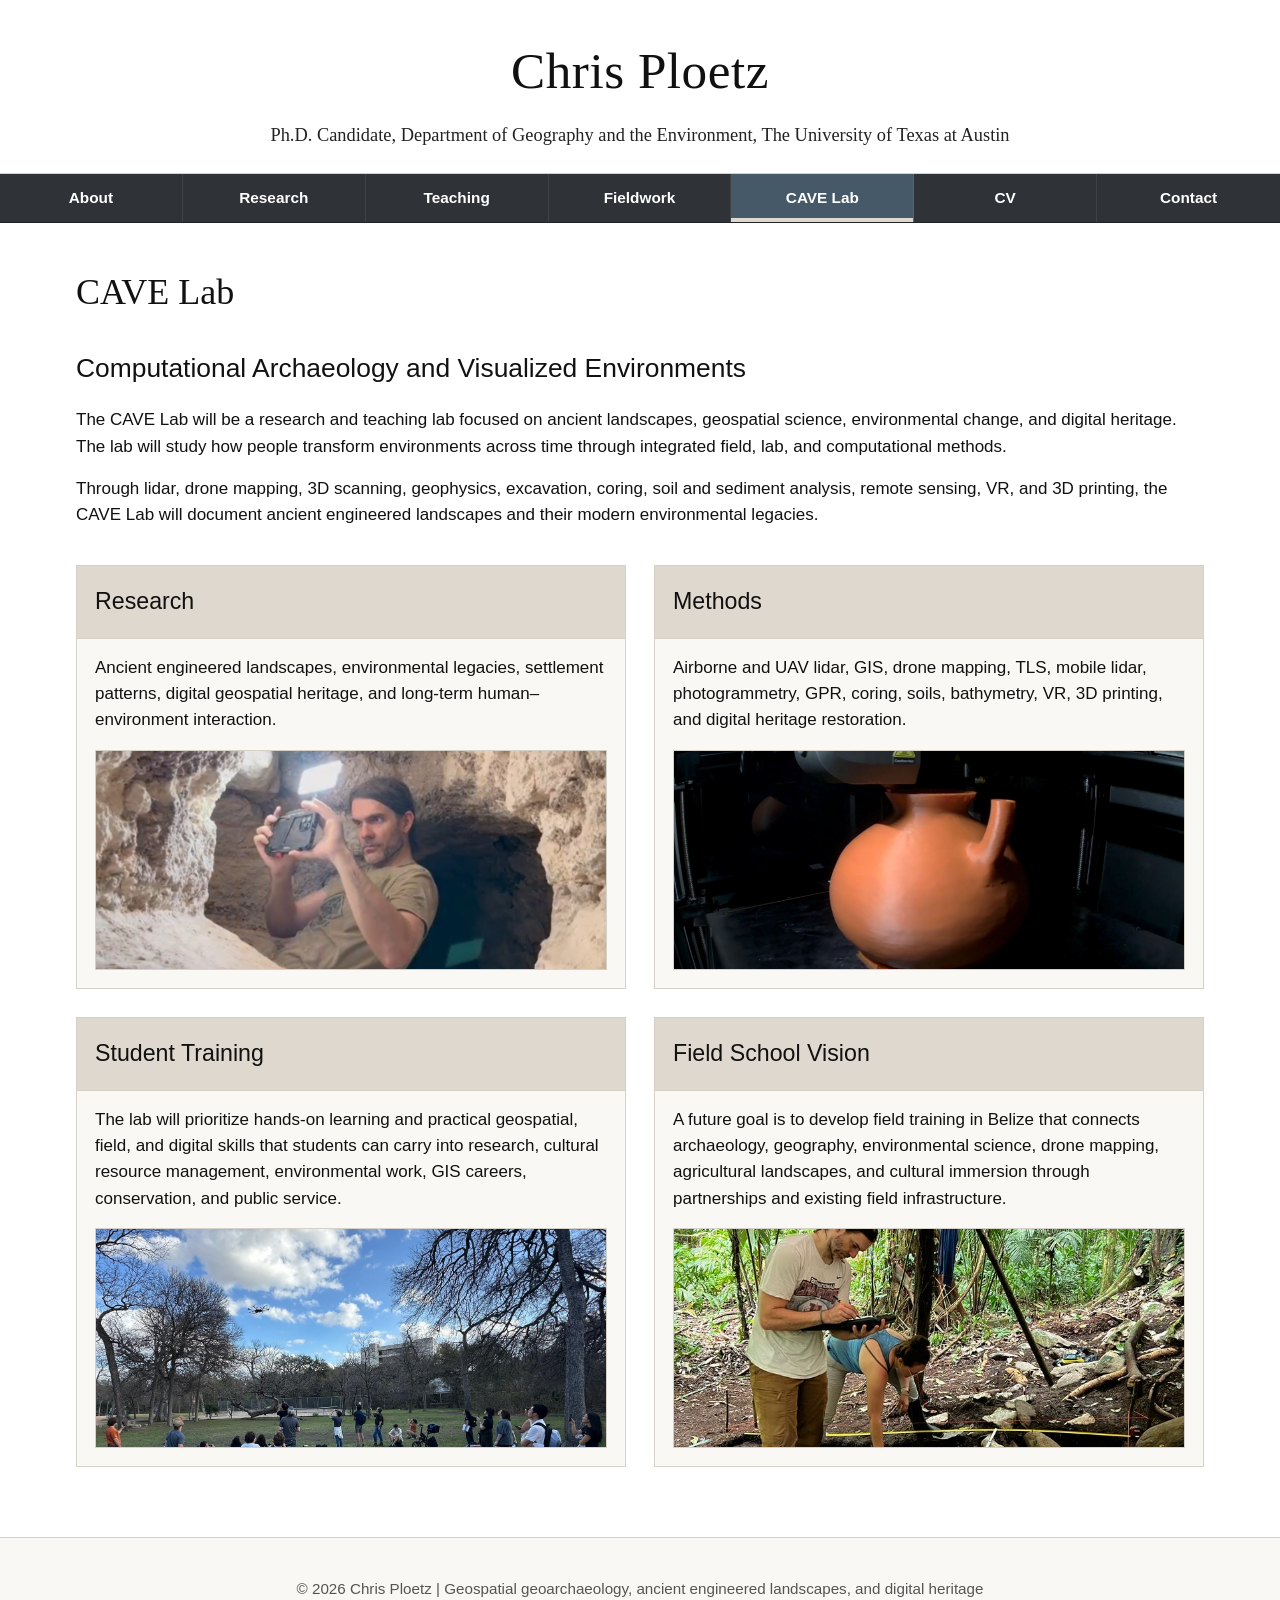
<file: cave-lab.html>
<!doctype html>
<html lang="en">
<head>
  <meta charset="utf-8">
  <meta name="viewport" content="width=device-width, initial-scale=1">
  <title>CAVE Lab | Chris Ploetz</title>
  <meta name="description" content="Chris Ploetz is a geospatial geoarchaeologist studying ancient engineered landscapes, environmental legacies, and digital heritage in the Maya lowlands.">
  <link rel="stylesheet" href="assets/style.css">
</head>

<body>
<header class="site-header">
  <h1>Chris Ploetz</h1>
  <p class="subtitle">Ph.D. Candidate, Department of Geography and the Environment, The University of Texas at Austin</p>
</header>

<nav class="navbar">
  <a href="index.html">About</a>
  <a href="research.html">Research</a>
  <a href="teaching.html">Teaching</a>
  <a href="fieldwork.html">Fieldwork</a>
  <a href="cave-lab.html" class="active">CAVE Lab</a>
  <a href="cv.html">CV</a>
  <a href="contact.html">Contact</a>
</nav>

<main class="container page">
  <h1>CAVE Lab</h1>

  <section class="page-section">
    <h2>Computational Archaeology and Visualized Environments</h2>

    <p>The CAVE Lab will be a research and teaching lab focused on ancient landscapes, geospatial science, environmental change, and digital heritage. The lab will study how people transform environments across time through integrated field, lab, and computational methods.</p>

    <p>Through lidar, drone mapping, 3D scanning, geophysics, excavation, coring, soil and sediment analysis, remote sensing, VR, and 3D printing, the CAVE Lab will document ancient engineered landscapes and their modern environmental legacies.</p>
  </section>

  <div class="project-grid">

    <section class="project-card">
      <h2>Research</h2>
      <p>Ancient engineered landscapes, environmental legacies, settlement patterns, digital geospatial heritage, and long-term human–environment interaction.</p>
      <img src="assets/cave-research.jpg" alt="Aerial view of Maya architecture and tropical forest">
    </section>

    <section class="project-card">
      <h2>Methods</h2>
      <p>Airborne and UAV lidar, GIS, drone mapping, TLS, mobile lidar, photogrammetry, GPR, coring, soils, bathymetry, VR, 3D printing, and digital heritage restoration.</p>
      <img src="assets/cave-methods.jpg" alt="TLS and digital documentation of Maya architecture">
    </section>

    <section class="project-card">
      <h2>Student Training</h2>
      <p>The lab will prioritize hands-on learning and practical geospatial, field, and digital skills that students can carry into research, cultural resource management, environmental work, GIS careers, conservation, and public service.</p>
      <img src="assets/cave-training.jpg" alt="Students participating in drone training">
    </section>

    <section class="project-card">
      <h2>Field School Vision</h2>
      <p>A future goal is to develop field training in Belize that connects archaeology, geography, environmental science, drone mapping, agricultural landscapes, and cultural immersion through partnerships and existing field infrastructure.</p>
      <img src="assets/cave-fieldschool.jpg" alt="Archaeological fieldwork and field training in Belize">
    </section>

  </div>
</main>

<footer class="footer">
  <p>© 2026 Chris Ploetz | Geospatial geoarchaeology, ancient engineered landscapes, and digital heritage</p>
</footer>

</body>
</html>
</file>
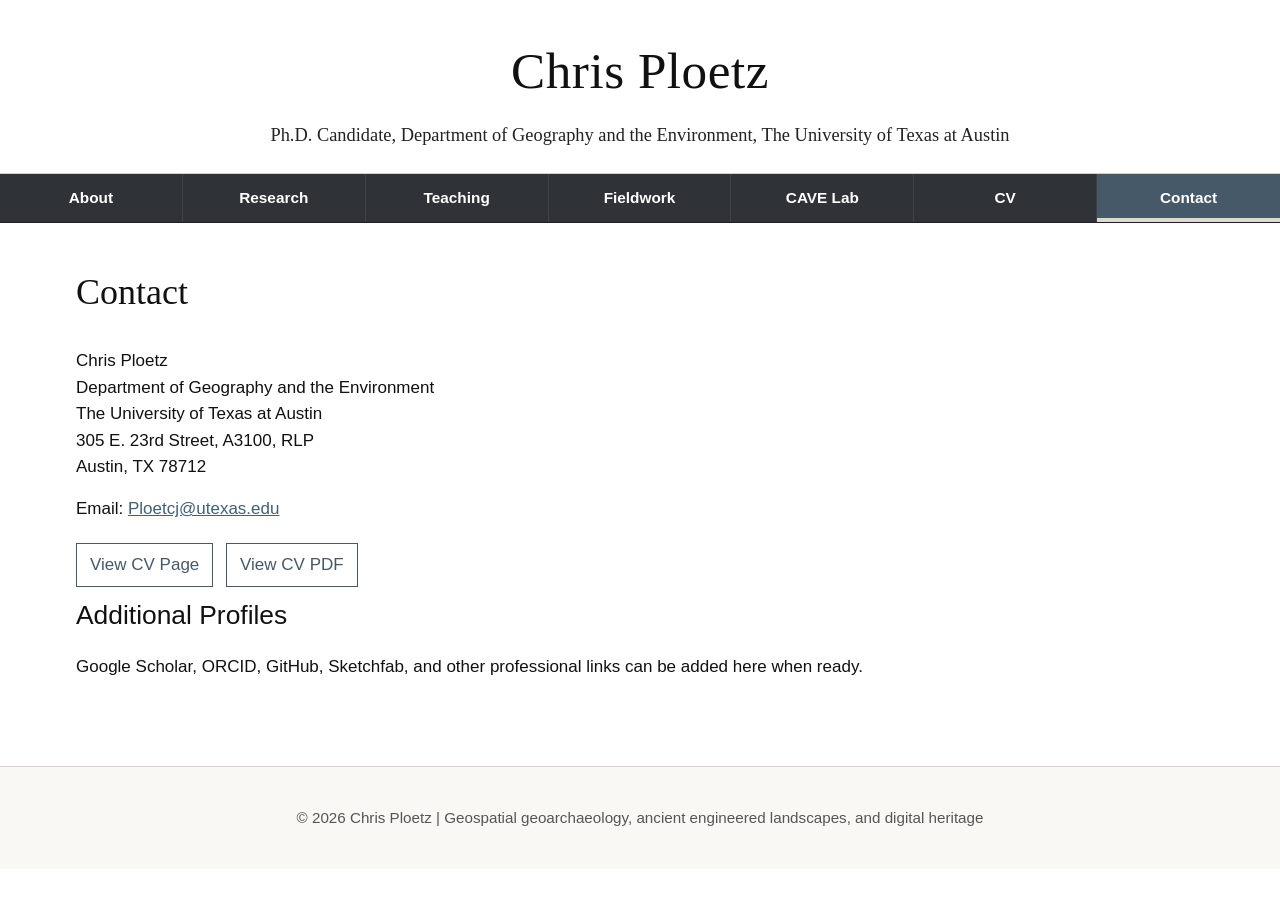
<file: contact.html>
<!doctype html>
<html lang="en">
<head>
  <meta charset="utf-8">
  <meta name="viewport" content="width=device-width, initial-scale=1">
  <title>Contact | Chris Ploetz</title>
  <meta name="description" content="Contact information for Chris Ploetz, a geospatial geoarchaeologist and Ph.D. candidate at The University of Texas at Austin studying lidar, drone mapping, Maya landscapes, digital heritage, and environmental legacies.">
  <link rel="stylesheet" href="assets/style.css">
</head>

<body>
<header class="site-header">
  <h1>Chris Ploetz</h1>
  <p class="subtitle">Ph.D. Candidate, Department of Geography and the Environment, The University of Texas at Austin</p>
</header>

<nav class="navbar">
  <a href="index.html">About</a>
  <a href="research.html">Research</a>
  <a href="teaching.html">Teaching</a>
  <a href="fieldwork.html">Fieldwork</a>
  <a href="cave-lab.html">CAVE Lab</a>
  <a href="cv.html">CV</a>
  <a href="contact.html" class="active">Contact</a>
</nav>

<main class="container page">
  <h1>Contact</h1>

  <p>Chris Ploetz<br>
  Department of Geography and the Environment<br>
  The University of Texas at Austin<br>
  305 E. 23rd Street, A3100, RLP<br>
  Austin, TX 78712</p>

  <p>Email: <a href="mailto:Ploetcj@utexas.edu">Ploetcj@utexas.edu</a></p>

  <div class="buttons">
    <a class="button" href="cv.html">View CV Page</a>
    <a class="button" href="assets/Chris_Ploetz_CV.pdf" target="_blank" rel="noopener">View CV PDF</a>
  </div>

  <h2>Additional Profiles</h2>
  <p>Google Scholar, ORCID, GitHub, Sketchfab, and other professional links can be added here when ready.</p>
</main>

<footer class="footer">
  <p>© 2026 Chris Ploetz | Geospatial geoarchaeology, ancient engineered landscapes, and digital heritage</p>
</footer>

</body>
</html>
</file>
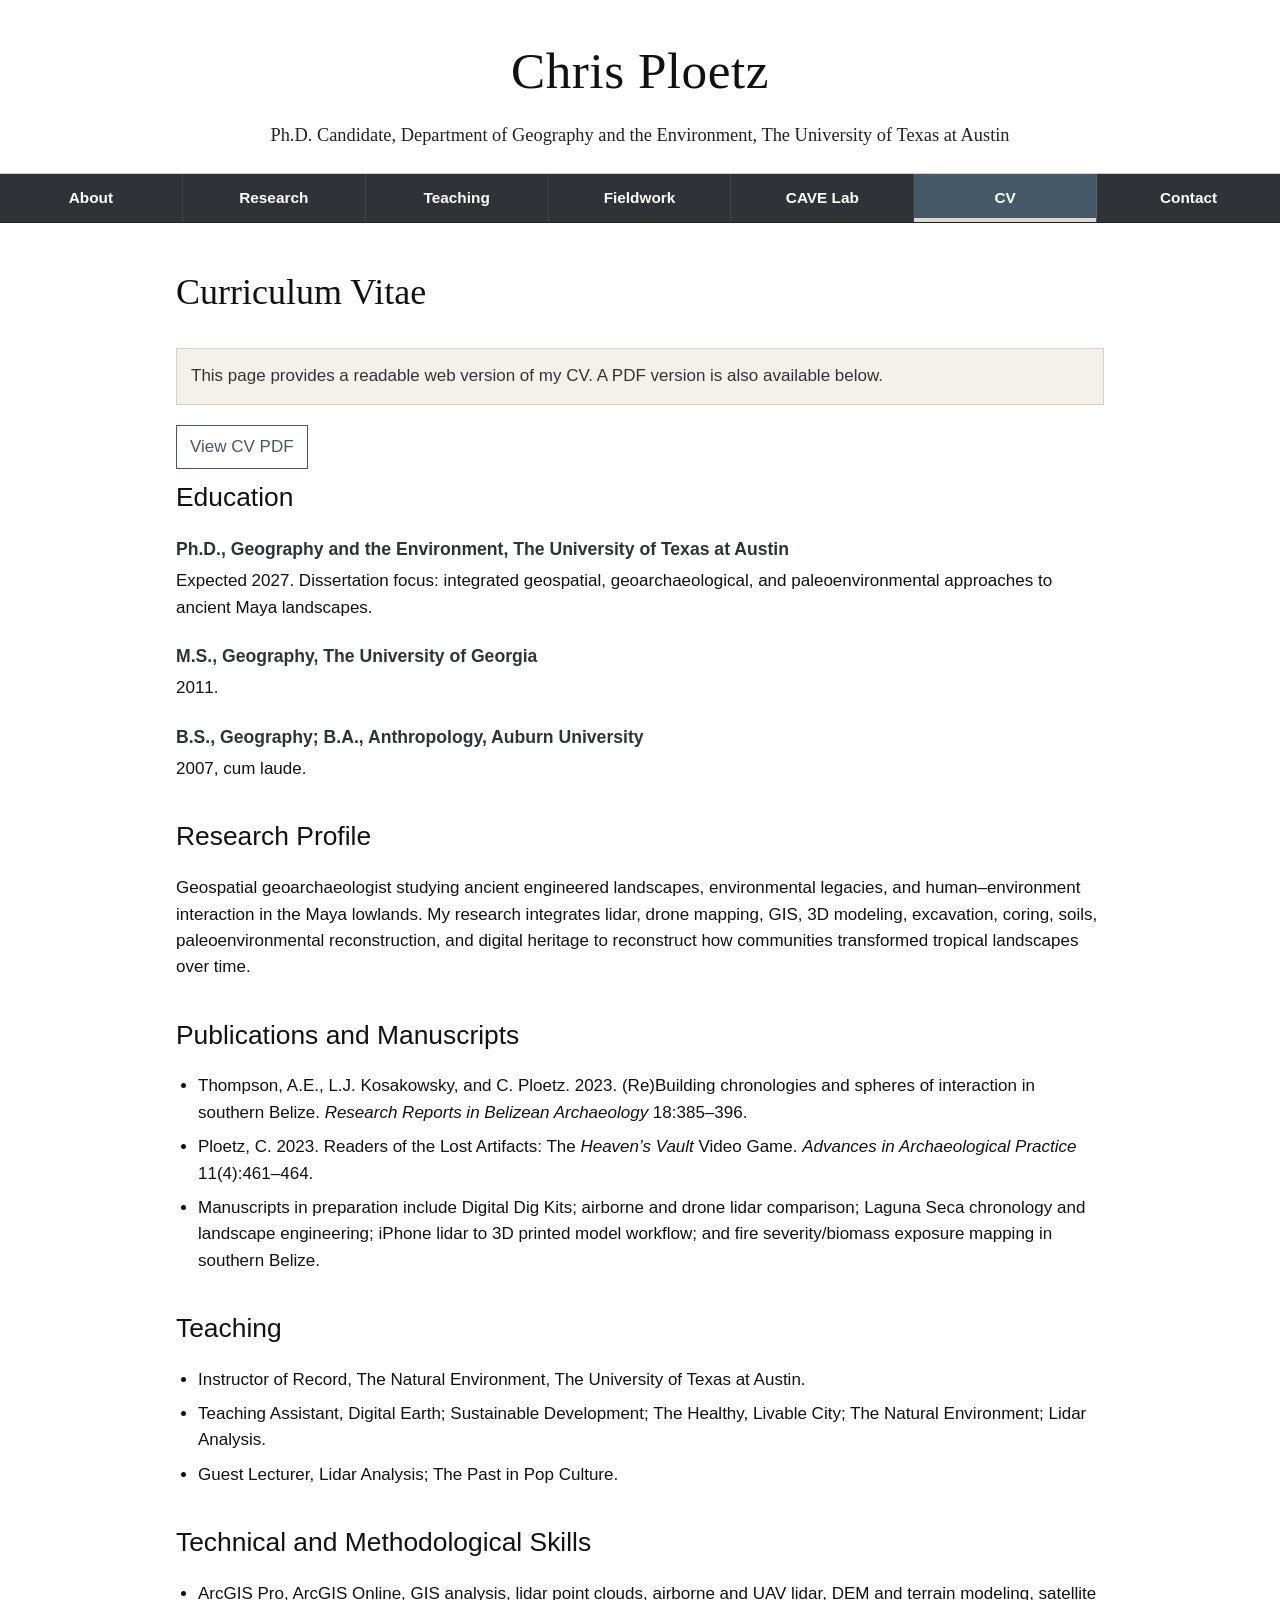
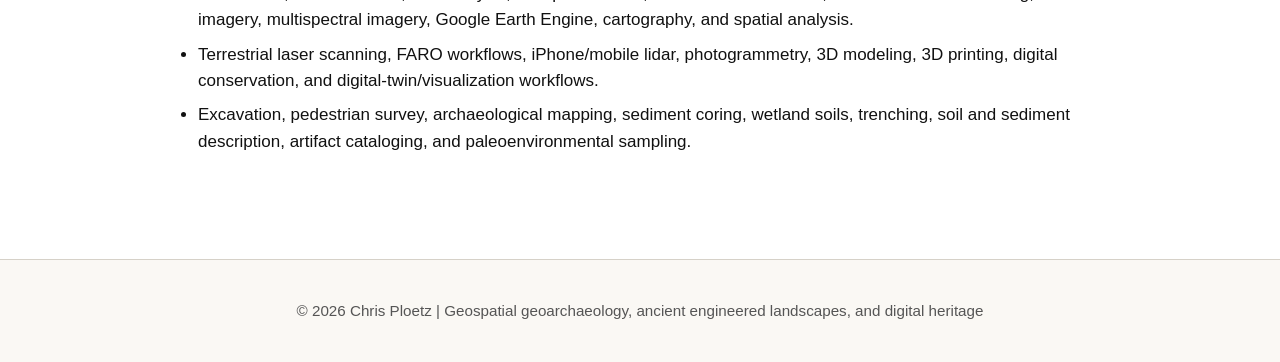
<file: cv.html>
<!doctype html>
<html lang="en">
<head>
  <meta charset="utf-8">
  <meta name="viewport" content="width=device-width, initial-scale=1">
  <title>CV | Chris Ploetz</title>
  <meta name="description" content="Curriculum vitae for Chris Ploetz, a geospatial geoarchaeologist and Ph.D. candidate at The University of Texas at Austin studying lidar, drone mapping, Maya landscapes, digital heritage, and environmental legacies.">
  <link rel="stylesheet" href="assets/style.css">
</head>

<body>
<header class="site-header">
  <h1>Chris Ploetz</h1>
  <p class="subtitle">Ph.D. Candidate, Department of Geography and the Environment, The University of Texas at Austin</p>
</header>

<nav class="navbar">
  <a href="index.html">About</a>
  <a href="research.html">Research</a>
  <a href="teaching.html">Teaching</a>
  <a href="fieldwork.html">Fieldwork</a>
  <a href="cave-lab.html">CAVE Lab</a>
  <a href="cv.html" class="active">CV</a>
  <a href="contact.html">Contact</a>
</nav>

<main class="container page cv-page">
  <h1>Curriculum Vitae</h1>

  <p class="note">This page provides a readable web version of my CV. A PDF version is also available below.</p>

  <div class="buttons">
    <a class="button" href="assets/Chris_Ploetz_CV.pdf" target="_blank" rel="noopener">View CV PDF</a>
  </div>

  <section class="cv-section">
    <h2>Education</h2>

    <div class="cv-entry">
      <h3>Ph.D., Geography and the Environment, The University of Texas at Austin</h3>
      <p>Expected 2027. Dissertation focus: integrated geospatial, geoarchaeological, and paleoenvironmental approaches to ancient Maya landscapes.</p>
    </div>

    <div class="cv-entry">
      <h3>M.S., Geography, The University of Georgia</h3>
      <p>2011.</p>
    </div>

    <div class="cv-entry">
      <h3>B.S., Geography; B.A., Anthropology, Auburn University</h3>
      <p>2007, cum laude.</p>
    </div>
  </section>

  <section class="cv-section">
    <h2>Research Profile</h2>
    <p>Geospatial geoarchaeologist studying ancient engineered landscapes, environmental legacies, and human–environment interaction in the Maya lowlands. My research integrates lidar, drone mapping, GIS, 3D modeling, excavation, coring, soils, paleoenvironmental reconstruction, and digital heritage to reconstruct how communities transformed tropical landscapes over time.</p>
  </section>

  <section class="cv-section">
    <h2>Publications and Manuscripts</h2>
    <ul class="cv-list">
      <li>Thompson, A.E., L.J. Kosakowsky, and C. Ploetz. 2023. (Re)Building chronologies and spheres of interaction in southern Belize. <em>Research Reports in Belizean Archaeology</em> 18:385–396.</li>
      <li>Ploetz, C. 2023. Readers of the Lost Artifacts: The <em>Heaven’s Vault</em> Video Game. <em>Advances in Archaeological Practice</em> 11(4):461–464.</li>
      <li>Manuscripts in preparation include Digital Dig Kits; airborne and drone lidar comparison; Laguna Seca chronology and landscape engineering; iPhone lidar to 3D printed model workflow; and fire severity/biomass exposure mapping in southern Belize.</li>
    </ul>
  </section>

  <section class="cv-section">
    <h2>Teaching</h2>
    <ul class="cv-list">
      <li>Instructor of Record, The Natural Environment, The University of Texas at Austin.</li>
      <li>Teaching Assistant, Digital Earth; Sustainable Development; The Healthy, Livable City; The Natural Environment; Lidar Analysis.</li>
      <li>Guest Lecturer, Lidar Analysis; The Past in Pop Culture.</li>
    </ul>
  </section>

  <section class="cv-section">
    <h2>Technical and Methodological Skills</h2>
    <ul class="cv-list">
      <li>ArcGIS Pro, ArcGIS Online, GIS analysis, lidar point clouds, airborne and UAV lidar, DEM and terrain modeling, satellite imagery, multispectral imagery, Google Earth Engine, cartography, and spatial analysis.</li>
      <li>Terrestrial laser scanning, FARO workflows, iPhone/mobile lidar, photogrammetry, 3D modeling, 3D printing, digital conservation, and digital-twin/visualization workflows.</li>
      <li>Excavation, pedestrian survey, archaeological mapping, sediment coring, wetland soils, trenching, soil and sediment description, artifact cataloging, and paleoenvironmental sampling.</li>
    </ul>
  </section>
</main>

<footer class="footer">
  <p>© 2026 Chris Ploetz | Geospatial geoarchaeology, ancient engineered landscapes, and digital heritage</p>
</footer>

</body>
</html>
</body>
</html>
</file>
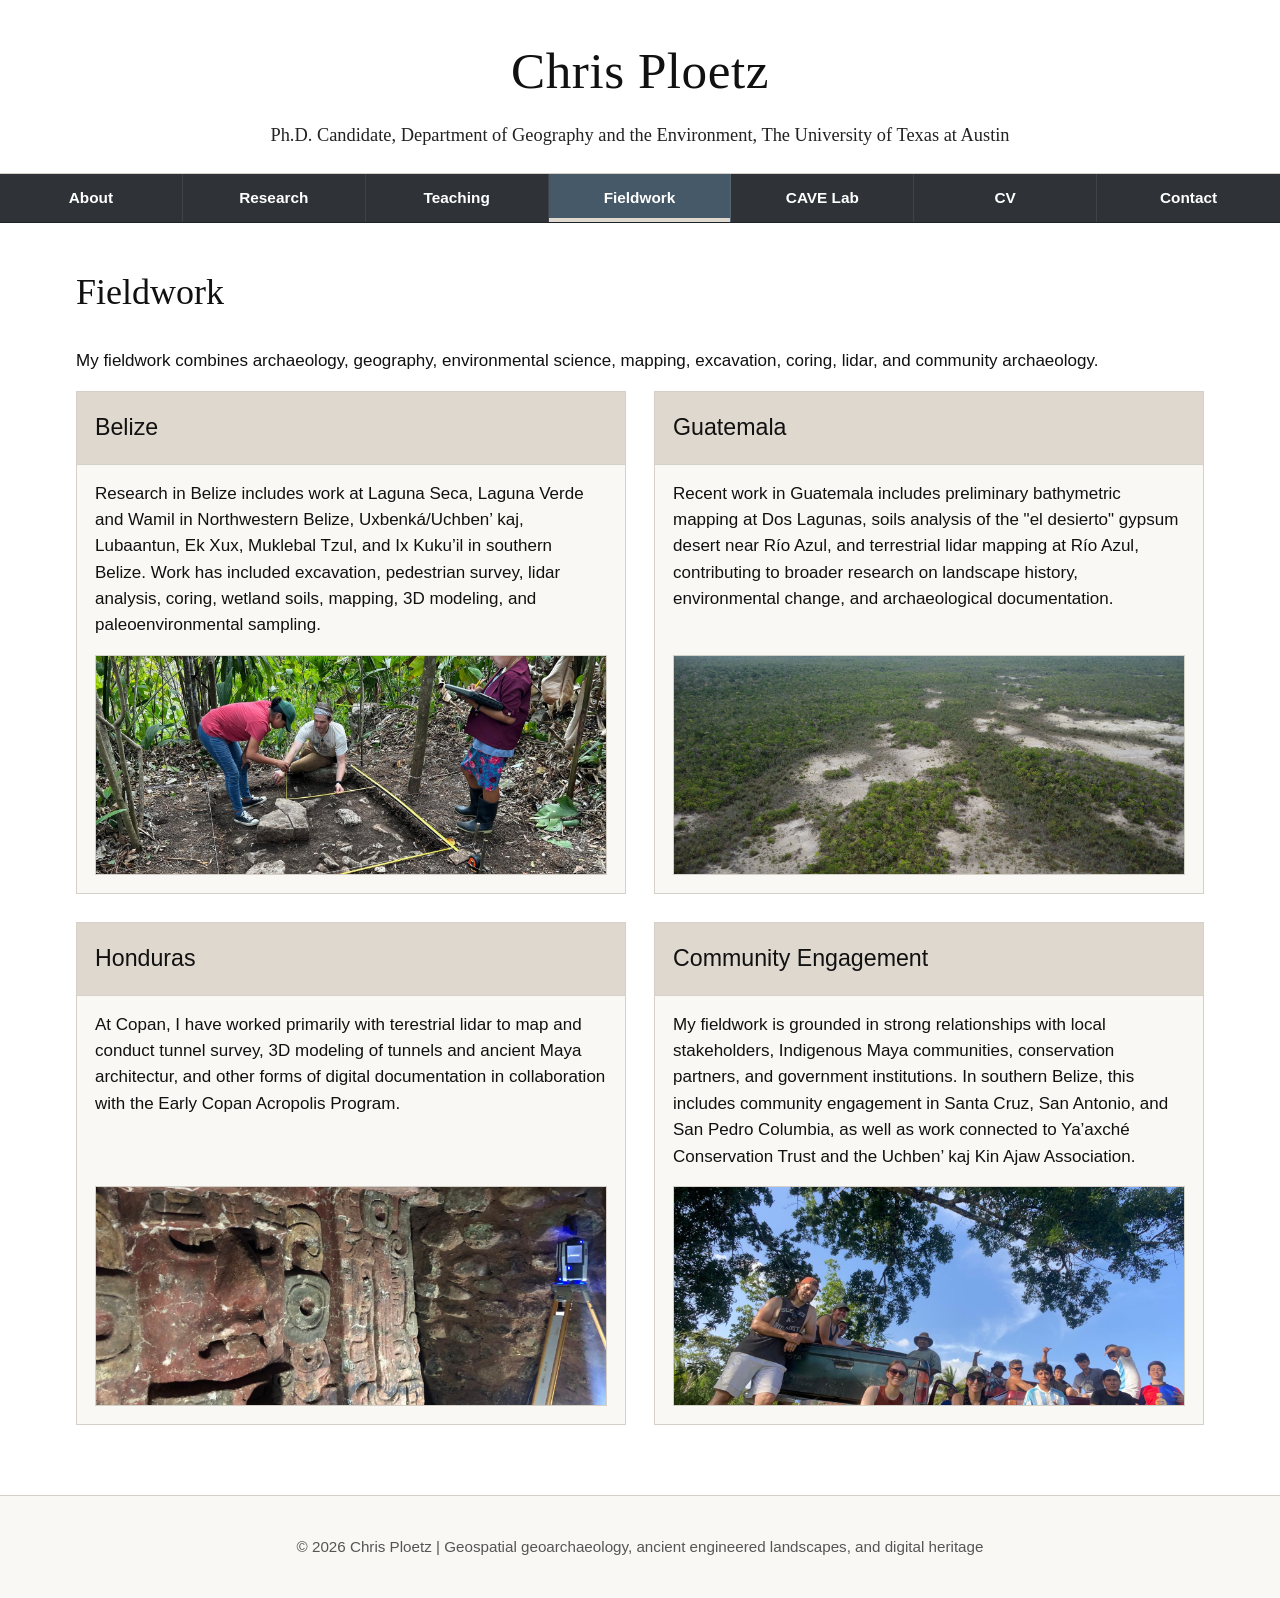
<file: fieldwork.html>
<!doctype html>
<html lang="en">
<head>
  <meta charset="utf-8">
  <meta name="viewport" content="width=device-width, initial-scale=1">
  <title>Fieldwork | Chris Ploetz</title>
  <meta name="description" content="Chris Ploetz is a geospatial geoarchaeologist studying ancient engineered landscapes, environmental legacies, and digital heritage in the Maya lowlands.">
  <link rel="stylesheet" href="assets/style.css">
</head>

<body>
<header class="site-header">
  <h1>Chris Ploetz</h1>
  <p class="subtitle">Ph.D. Candidate, Department of Geography and the Environment, The University of Texas at Austin</p>
</header>

<nav class="navbar">
  <a href="index.html">About</a>
  <a href="research.html">Research</a>
  <a href="teaching.html">Teaching</a>
  <a href="fieldwork.html" class="active">Fieldwork</a>
  <a href="cave-lab.html">CAVE Lab</a>
  <a href="cv.html">CV</a>
  <a href="contact.html">Contact</a>
</nav>

<main class="container page">
  <h1>Fieldwork</h1>

  <p>My fieldwork combines archaeology, geography, environmental science, mapping, excavation, coring, lidar, and community archaeology.</p>

  <div class="field-grid">

    <section class="field-card">
      <h2>Belize</h2>
      <p>Research in Belize includes work at Laguna Seca, Laguna Verde and  Wamil in Northwestern Belize, Uxbenká/Uchben’ kaj, Lubaantun, Ek Xux, Muklebal Tzul, and Ix Kuku’il in southern Belize. Work has included excavation, pedestrian survey, lidar analysis, coring, wetland soils, mapping, 3D modeling, and paleoenvironmental sampling.</p>
      <img src="assets/fieldwork-belize.jpg" alt="Drone view of Maya architecture and tropical forest in Belize">
    </section>

    <section class="field-card">
      <h2>Guatemala</h2>
      <p>Recent work in Guatemala includes preliminary bathymetric mapping at Dos Lagunas, soils analysis of the "el desierto" gypsum desert near Río Azul, and terrestrial lidar mapping at Río Azul, contributing to broader research on landscape history, environmental change, and archaeological documentation.</p>
      <img src="assets/fieldwork-guatemala.JPG" alt="Fieldwork landscape in Guatemala">
    </section>

    <section class="field-card">
      <h2>Honduras</h2>
      <p>At Copan, I have worked primarily with terestrial lidar to map and conduct tunnel survey, 3D modeling of tunnels and ancient Maya architectur, and other forms of digital documentation in collaboration with the Early Copan Acropolis Program.</p>
      <img src="assets/research-digital.jpg" alt="Digital documentation of cultural heritage at Copan, Honduras">
    </section>

    <section class="field-card">
      <h2>Community Engagement</h2>
      <p>My fieldwork is grounded in strong relationships with local stakeholders, Indigenous Maya communities, conservation partners, and government institutions. In southern Belize, this includes community engagement in Santa Cruz, San Antonio, and San Pedro Columbia, as well as work connected to Ya’axché Conservation Trust and the Uchben’ kaj Kin Ajaw Association.</p>
      <img src="assets/fieldwork-community.jpg" alt="Community-engaged fieldwork with local collaborators">
    </section>

  </div>
</main>

<footer class="footer">
  <p>© 2026 Chris Ploetz | Geospatial geoarchaeology, ancient engineered landscapes, and digital heritage</p>
</footer>

</body>
</html>
</file>
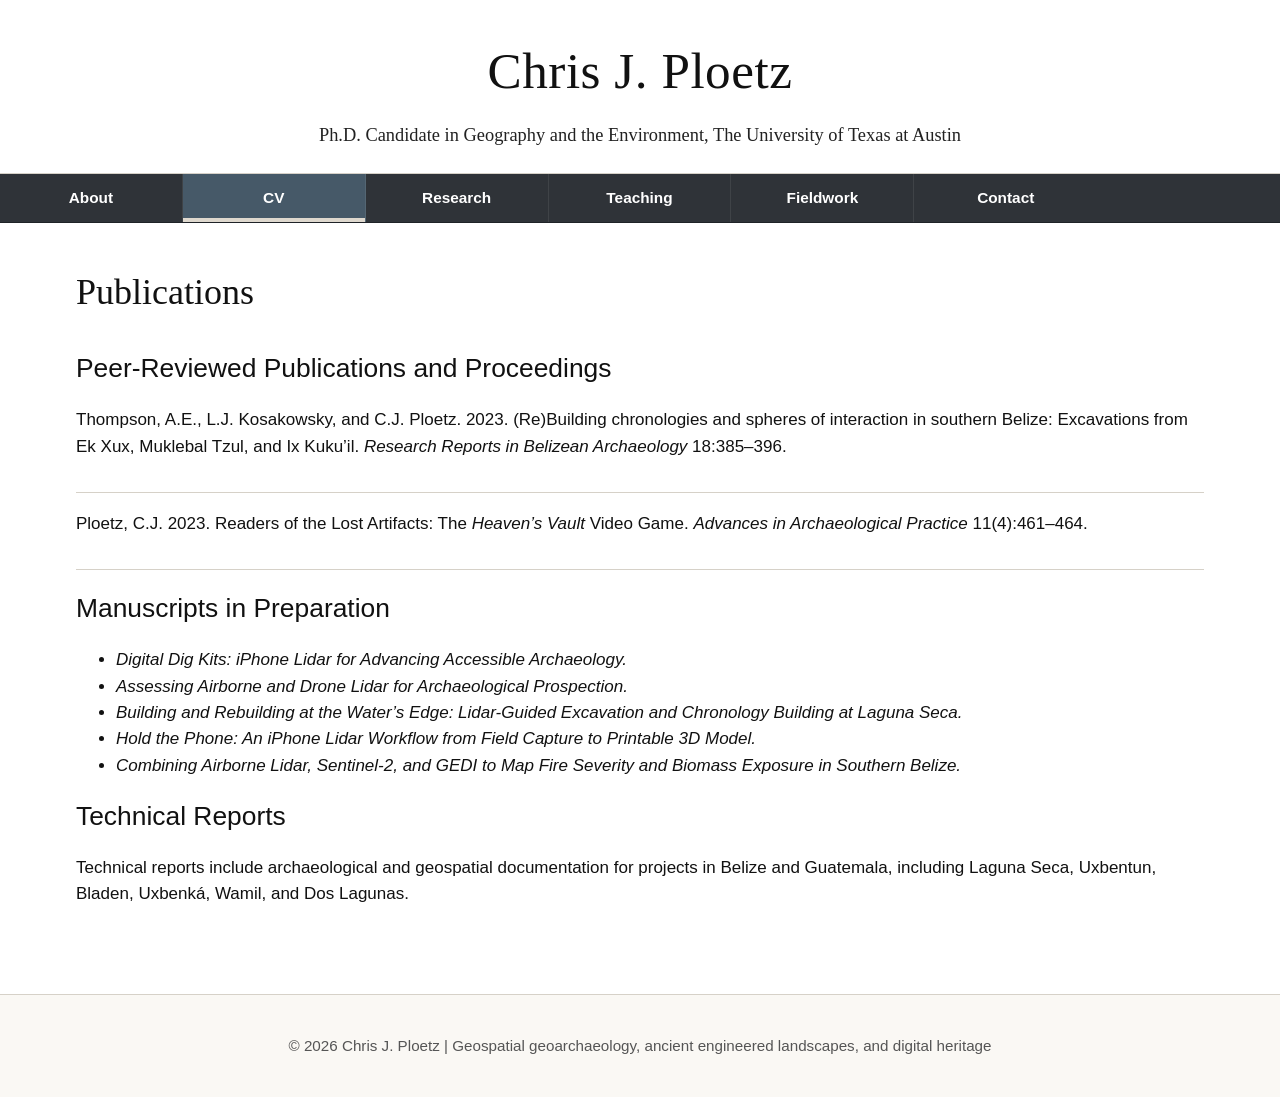
<file: publications.html>
<!doctype html>
<html lang="en">
<head>
  <meta charset="utf-8">
  <meta name="viewport" content="width=device-width, initial-scale=1">
  <title>Publications | Chris J. Ploetz</title>
  <meta name="description" content="Chris J. Ploetz is a geospatial geoarchaeologist studying ancient engineered landscapes, environmental legacies, and digital heritage in the Maya lowlands.">
  <link rel="stylesheet" href="assets/style.css">
</head>
<body>
<header class="site-header">
  <h1>Chris J. Ploetz</h1>
  <p class="subtitle">Ph.D. Candidate in Geography and the Environment, The University of Texas at Austin</p>
</header>
<nav class="navbar">
<a href="index.html" class="">About</a>
<a href="assets/Chris_Ploetz_CV.docx" class="active">CV</a>
<a href="research.html" class="">Research</a>
<a href="teaching.html" class="">Teaching</a>
<a href="fieldwork.html" class="">Fieldwork</a>
<a href="contact.html" class="">Contact</a>
</nav>

<main class="container page">
  <h1>Publications</h1>

  <h2>Peer-Reviewed Publications and Proceedings</h2>
  <div class="pub">
    <p>Thompson, A.E., L.J. Kosakowsky, and C.J. Ploetz. 2023. (Re)Building chronologies and spheres of interaction in southern Belize: Excavations from Ek Xux, Muklebal Tzul, and Ix Kuku’il. <em>Research Reports in Belizean Archaeology</em> 18:385–396.</p>
  </div>

  <div class="pub">
    <p>Ploetz, C.J. 2023. Readers of the Lost Artifacts: The <em>Heaven’s Vault</em> Video Game. <em>Advances in Archaeological Practice</em> 11(4):461–464.</p>
  </div>

  <h2>Manuscripts in Preparation</h2>
  <ul>
    <li><em>Digital Dig Kits: iPhone Lidar for Advancing Accessible Archaeology.</em></li>
    <li><em>Assessing Airborne and Drone Lidar for Archaeological Prospection.</em></li>
    <li><em>Building and Rebuilding at the Water’s Edge: Lidar-Guided Excavation and Chronology Building at Laguna Seca.</em></li>
    <li><em>Hold the Phone: An iPhone Lidar Workflow from Field Capture to Printable 3D Model.</em></li>
    <li><em>Combining Airborne Lidar, Sentinel-2, and GEDI to Map Fire Severity and Biomass Exposure in Southern Belize.</em></li>
  </ul>

  <h2>Technical Reports</h2>
  <p>Technical reports include archaeological and geospatial documentation for projects in Belize and Guatemala, including Laguna Seca, Uxbentun, Bladen, Uxbenká, Wamil, and Dos Lagunas.</p>
</main>

<footer class="footer">
  <p>© 2026 Chris J. Ploetz | Geospatial geoarchaeology, ancient engineered landscapes, and digital heritage</p>
</footer>
</body>
</html>
</file>
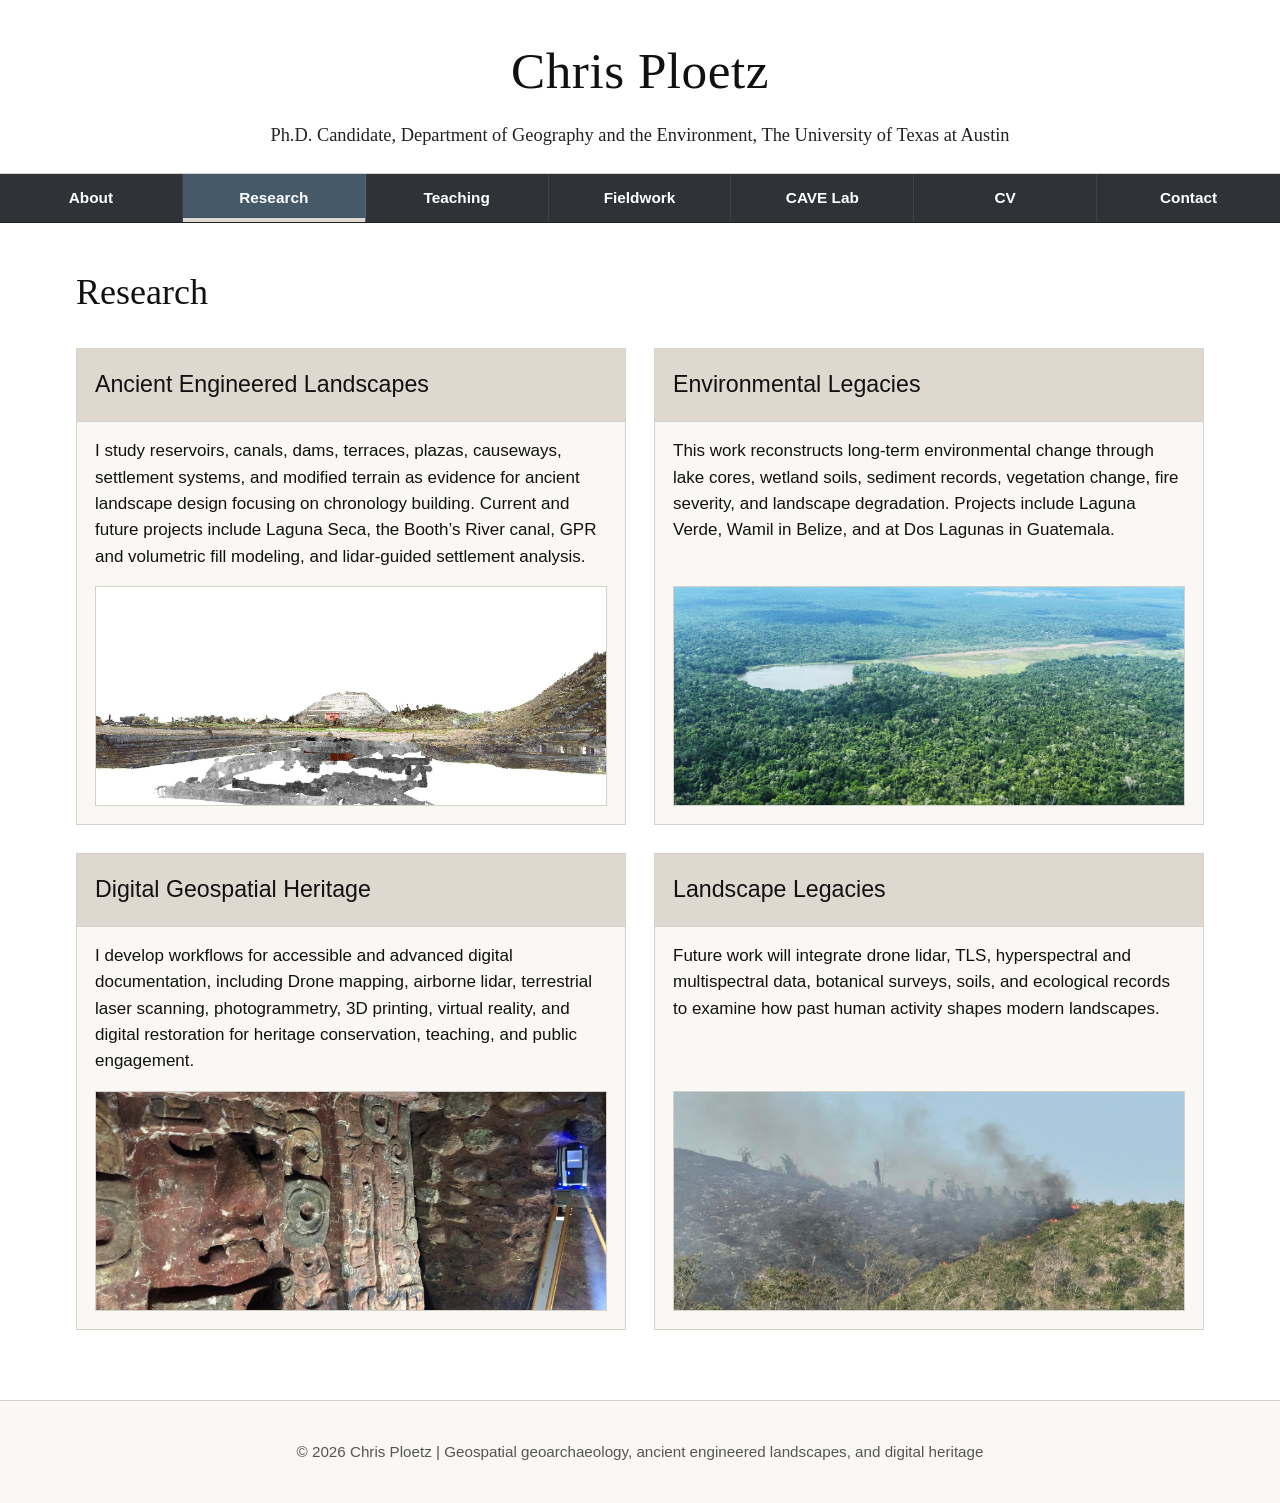
<file: research.html>
<!doctype html>
<html lang="en">
<head>
  <meta charset="utf-8">
  <meta name="viewport" content="width=device-width, initial-scale=1">
  <title>Research | Chris Ploetz</title>
  <meta name="description" content="Chris Ploetz is a geospatial geoarchaeologist studying ancient engineered landscapes, environmental legacies, and digital heritage in the Maya lowlands.">
  <link rel="stylesheet" href="assets/style.css">
</head>
<body>
<header class="site-header">
  <h1>Chris Ploetz</h1>
  <p class="subtitle">Ph.D. Candidate, Department of Geography and the Environment, The University of Texas at Austin</p>
</header>

<nav class="navbar">
  <a href="index.html">About</a>
  <a href="research.html" class="active">Research</a>
  <a href="teaching.html">Teaching</a>
  <a href="fieldwork.html">Fieldwork</a>
  <a href="cave-lab.html">CAVE Lab</a>
  <a href="cv.html">CV</a>
  <a href="contact.html">Contact</a>
</nav>

<main class="container page">
  <h1>Research</h1>

  <div class="project-grid">
    <section class="project-card">
      <h2>Ancient Engineered Landscapes</h2>
      <p>I study reservoirs, canals, dams, terraces, plazas, causeways, settlement systems, and modified terrain as evidence for ancient landscape design focusing on chronology building. Current and future projects include Laguna Seca, the Booth’s River canal, GPR and volumetric fill modeling, and lidar-guided settlement analysis.</p>
      <img src="assets/research-engineered.jpg" alt="Aerial view of ancient Maya architecture and engineered landscape">
    </section>

    <section class="project-card">
      <h2>Environmental Legacies</h2>
      <p>This work reconstructs long-term environmental change through lake cores, wetland soils, sediment records, vegetation change, fire severity, and landscape degradation. Projects include Laguna Verde, Wamil in Belize, and at Dos Lagunas in Guatemala.</p>
      <img src="assets/research-environmental.jpg" alt="Tropical lake and surrounding forest representing environmental legacies research">
    </section>

    <section class="project-card">
      <h2>Digital Geospatial Heritage</h2>
      <p>I develop workflows for accessible and advanced digital documentation, including Drone mapping, airborne lidar, terrestrial laser scanning, photogrammetry, 3D printing, virtual reality, and digital restoration for heritage conservation, teaching, and public engagement.</p>
      <img src="assets/research-digital.jpg" alt="Digital documentation of cultural heritage using scanning technology">
    </section>

    <section class="project-card">
      <h2>Landscape Legacies</h2>
      <p>Future work will integrate drone lidar, TLS, hyperspectral and multispectral data, botanical surveys, soils, and ecological records to examine how past human activity shapes modern landscapes.</p>
      <img src="assets/research-landscape.jpg" alt="Tropical landscape showing long-term human and environmental legacies">
    </section>
  </div>
</main>

<footer class="footer">
  <p>© 2026 Chris Ploetz | Geospatial geoarchaeology, ancient engineered landscapes, and digital heritage</p>
</footer>
</body>
</html>
</file>
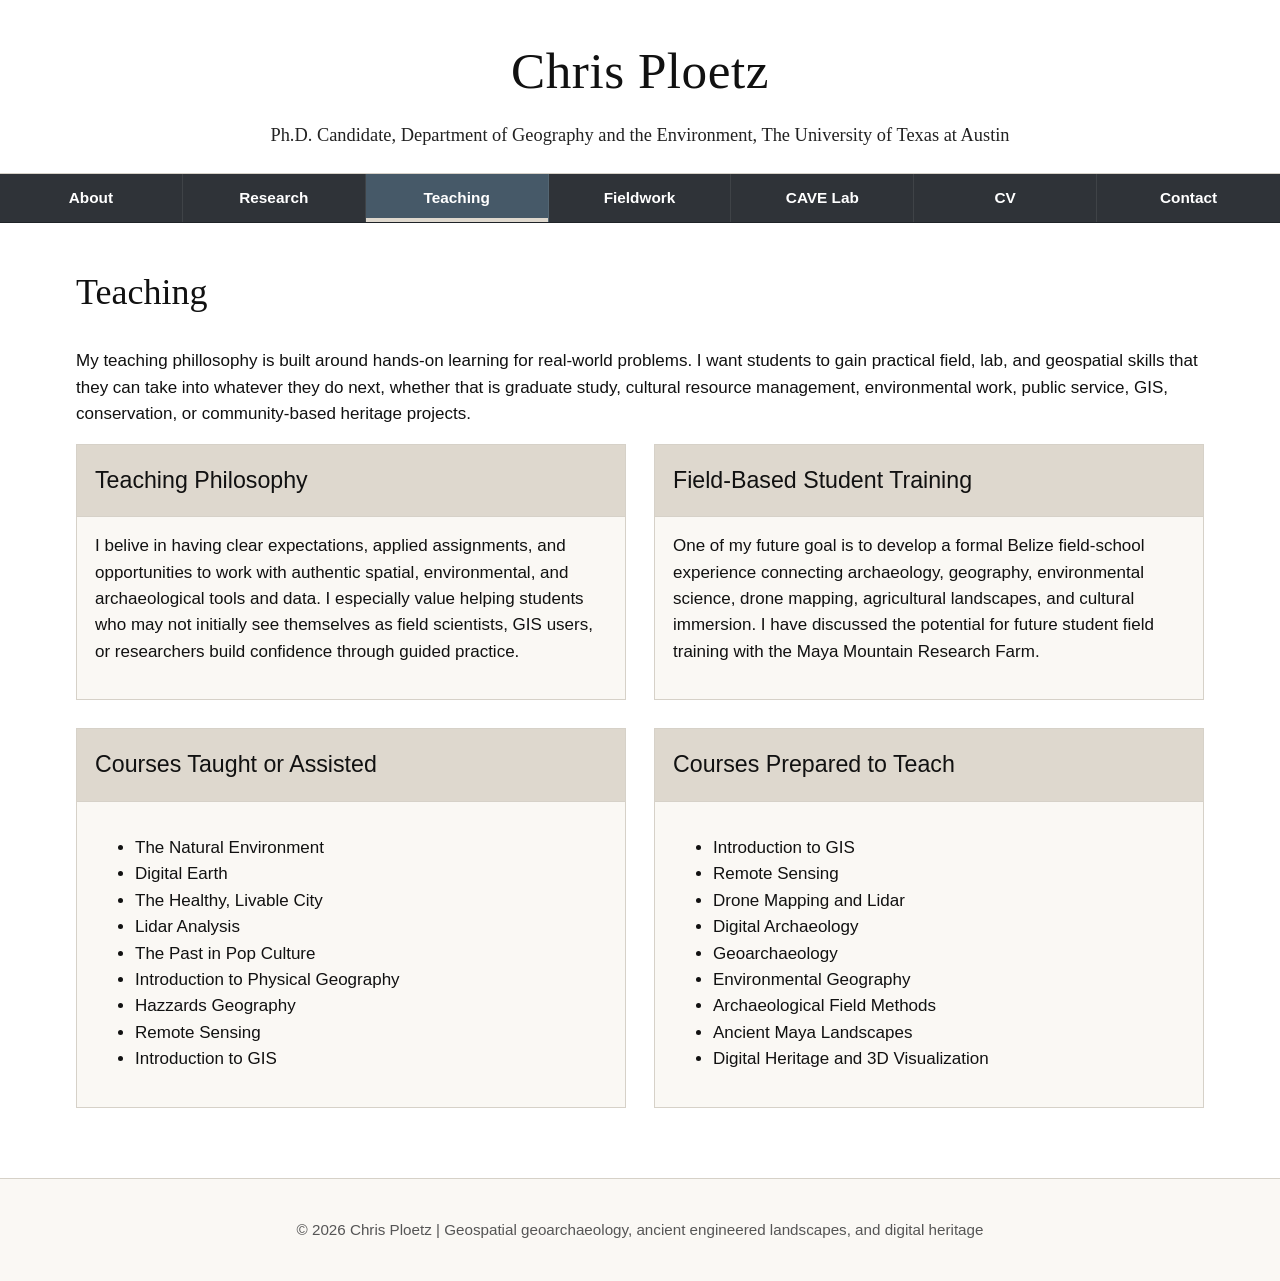
<file: teaching.html>
<!doctype html>
<html lang="en">
<head>
  <meta charset="utf-8">
  <meta name="viewport" content="width=device-width, initial-scale=1">
  <title>Teaching | Chris Ploetz</title>
  <meta name="description" content="Chris Ploetz is a geospatial geoarchaeologist studying ancient engineered landscapes, environmental legacies, and digital heritage in the Maya lowlands.">
  <link rel="stylesheet" href="assets/style.css">
</head>
<body>
<header class="site-header">
  <h1>Chris Ploetz</h1>
  <p class="subtitle">Ph.D. Candidate, Department of Geography and the Environment, The University of Texas at Austin</p>
</header>
<nav class="navbar">
<a href="index.html" class="">About</a>
<a href="research.html" class="">Research</a>
<a href="teaching.html" class="active">Teaching</a>
<a href="fieldwork.html" class="">Fieldwork</a>
<a href="cave-lab.html" class="">CAVE Lab</a>
<a href="cv.html" class="">CV</a>
<a href="contact.html" class="">Contact</a>
</nav>

<main class="container page">
  <h1>Teaching</h1>
  <p>My teaching phillosophy is built around hands-on learning for real-world problems. I want students to gain practical field, lab, and geospatial skills that they can take into whatever they do next, whether that is graduate study, cultural resource management, environmental work, public service, GIS, conservation, or community-based heritage projects.</p>

  <div class="course-grid">
    <section class="course-card">
      <h2>Teaching Philosophy</h2>
      <p>I belive in having clear expectations, applied assignments, and opportunities to work with authentic spatial, environmental, and archaeological tools and data. I especially value helping students who may not initially see themselves as field scientists, GIS users, or researchers build confidence through guided practice.</p>
    </section>

    <section class="course-card">
      <h2>Field-Based Student Training</h2>
      <p>One of my future goal is to develop a formal Belize field-school experience connecting archaeology, geography, environmental science, drone mapping, agricultural landscapes, and cultural immersion. I have discussed the potential for future student field training with the Maya Mountain Research Farm.</p>
    </section>

    <section class="course-card">
      <h2>Courses Taught or Assisted</h2>
      <ul>
        <li>The Natural Environment</li>
        <li>Digital Earth</li>
        <li>The Healthy, Livable City</li>
        <li>Lidar Analysis</li>
        <li>The Past in Pop Culture</li>
        <li>Introduction to Physical Geography</li>
        <li>Hazzards Geography</li>
        <li>Remote Sensing</li>
        <li>Introduction to GIS</li>
      </ul>
    </section>

    <section class="course-card">
      <h2>Courses Prepared to Teach</h2>
      <ul>
        <li>Introduction to GIS</li>
        <li>Remote Sensing</li>
        <li>Drone Mapping and Lidar</li>
        <li>Digital Archaeology</li>
        <li>Geoarchaeology</li>
        <li>Environmental Geography</li>
        <li>Archaeological Field Methods</li>
        <li>Ancient Maya Landscapes</li>
        <li>Digital Heritage and 3D Visualization</li>
      </ul>
    </section>
  </div>
</main>

<footer class="footer">
  <p>© 2026 Chris Ploetz | Geospatial geoarchaeology, ancient engineered landscapes, and digital heritage</p>
</footer>
</body>
</html>
</file>
<file: assets/style.css>
:root {
  --charcoal: #2f3338;
  --charcoal-dark: #1f2328;
  --bluegray: #5f7484;
  --bluegray-dark: #465968;
  --ivory: #faf8f4;
  --paper: #ffffff;
  --stone: #efede8;
  --stone-dark: #ded8ce;
  --border: #d6d1c8;
  --text: #111111;
  --muted: #555555;
  --link: #3f6174;
}

* {
  box-sizing: border-box;
}

body {
  margin: 0;
  color: var(--text);
  background: var(--paper);
  font-family: Arial, Helvetica, sans-serif;
  font-size: 17px;
  line-height: 1.55;
}

.site-header {
  text-align: center;
  padding: 31px 16px 23px;
  background: var(--paper);
  border-bottom: 1px solid var(--border);
}

.site-header h1 {
  font-family: Georgia, "Times New Roman", serif;
  font-weight: 500;
  font-size: clamp(2.2rem, 4vw, 3.2rem);
  margin: 0 0 11px;
  letter-spacing: .01em;
}

.site-header .subtitle {
  font-family: Georgia, "Times New Roman", serif;
  font-size: 1.15rem;
  margin: 0;
  color: #222;
}

.navbar {
  display: grid;
  grid-template-columns: repeat(7, minmax(0, 1fr));
  background: var(--charcoal);
  border-bottom: 1px solid var(--charcoal-dark);
}

.navbar a {
  color: #fff;
  text-decoration: none;
  text-align: center;
  padding: 12px 6px;
  display: block;
  font-weight: 700;
  white-space: nowrap;
  font-size: 0.96rem;
  border-right: 1px solid rgba(255,255,255,.08);
}

.navbar a:last-child {
  border-right: none;
}

.navbar a:hover,
.navbar a.active {
  background: var(--bluegray-dark);
  box-shadow: inset 0 -4px 0 var(--stone-dark);
}

.hero {
  width: 100%;
  min-height: 410px;
  background: linear-gradient(135deg, #f7f5ef, #ded7cd);
  display: flex;
  align-items: center;
  justify-content: center;
  text-align: center;
  color: #333;
  border-bottom: 1px solid var(--border);
}

.hero img {
  width: 100%;
  height: min(58vh, 560px);
  object-fit: cover;
  object-position: center 42%;
  display: block;
}

.hero.has-image {
  min-height: auto;
  display: block;
  background: none;
}

.placeholder {
  max-width: 760px;
  padding: 28px;
}

.placeholder strong {
  font-family: Georgia, "Times New Roman", serif;
  font-size: 1.5rem;
}

.container {
  max-width: 1180px;
  margin: 0 auto;
  padding: 42px 26px 70px;
}

.home-grid {
  display: grid;
  grid-template-columns: 310px 1fr;
  gap: 44px;
  align-items: start;
}

.profile-card {
  border: 1px solid var(--border);
  background: var(--ivory);
  padding: 18px;
}

.headshot-placeholder {
  width: 100%;
  aspect-ratio: 1 / 1;
  background: linear-gradient(135deg, #ddd, #f8f8f8);
  border: 1px solid var(--border);
  display: flex;
  align-items: center;
  justify-content: center;
  text-align: center;
  color: var(--muted);
  padding: 20px;
  margin-bottom: 16px;
}

.profile-card img {
  width: 100%;
  height: auto;
  display: block;
  margin-bottom: 16px;
}

.profile-card h2 {
  margin-top: 0;
  font-size: 1.3rem;
  color: var(--charcoal);
}

.profile-card ul {
  padding-left: 20px;
}

.main-copy h2,
.page h2 {
  font-size: 1.65rem;
  font-weight: 500;
  margin: 0 0 18px;
}

.main-copy p,
.page p {
  margin: 0 0 16px;
}

.three-col {
  display: grid;
  grid-template-columns: repeat(3, minmax(0, 1fr));
  gap: 28px;
  margin-top: 34px;
  align-items: stretch;
}

.feature {
  border: 1px solid var(--border);
  background: var(--ivory);
  padding: 18px;
  display: flex;
  flex-direction: column;
}

.feature h3 {
  font-size: 1.28rem;
  font-weight: 600;
  margin: 0 0 10px;
  color: var(--charcoal);
}

.feature p {
  margin-bottom: 16px;
}

.feature img,
.feature .image-placeholder {
  width: 100%;
  height: 220px;
  object-fit: cover;
  display: block;
  margin-top: auto;
  border: 1px solid var(--border);
  background: var(--stone);
}

.image-placeholder {
  width: 100%;
  height: 220px;
  border: 1px solid var(--border);
  background: var(--stone);
  display: flex;
  align-items: center;
  justify-content: center;
  text-align: center;
  color: #555;
  padding: 12px;
  margin-top: 12px;
}

.page h1 {
  font-family: Georgia, "Times New Roman", serif;
  font-size: 2.25rem;
  font-weight: 500;
  margin: 0 0 28px;
}

.page-section {
  margin-bottom: 36px;
}

.project-grid,
.course-grid,
.field-grid {
  display: grid;
  grid-template-columns: repeat(2, minmax(0, 1fr));
  gap: 28px;
  align-items: stretch;
}

.project-card,
.course-card,
.field-card {
  background: var(--ivory);
  border: 1px solid var(--border);
  padding: 18px;
  display: flex;
  flex-direction: column;
}

.course-card h2,
.project-card h2,
.field-card h2 {
  background: var(--stone-dark);
  margin: -18px -18px 16px;
  padding: 18px;
  border-bottom: 1px solid var(--border);
  font-size: 1.45rem;
  color: var(--text);
}

.project-card img,
.project-card .image-placeholder,
.field-card img,
.field-card .image-placeholder {
  width: 100%;
  height: 220px;
  object-fit: cover;
  display: block;
  margin-top: auto;
  border: 1px solid var(--border);
  background: var(--stone);
}

.pub {
  margin-bottom: 18px;
  padding-bottom: 16px;
  border-bottom: 1px solid var(--border);
}

.buttons {
  margin-top: 20px;
}

.button {
  display: inline-block;
  border: 1px solid var(--bluegray-dark);
  color: var(--bluegray-dark);
  padding: 8px 13px;
  text-decoration: none;
  margin: 0 8px 8px 0;
  background: #fff;
}

.button:hover {
  background: var(--stone);
}

.cv-page {
  max-width: 980px;
}

.cv-entry {
  margin-bottom: 22px;
}

.cv-entry h3 {
  margin: 0 0 5px;
  font-size: 1.1rem;
  color: var(--charcoal);
}

.cv-section {
  margin-bottom: 34px;
}

.cv-list {
  padding-left: 22px;
}

.cv-list li {
  margin-bottom: 8px;
}

.footer {
  border-top: 1px solid var(--border);
  color: var(--muted);
  text-align: center;
  padding: 24px 16px;
  font-size: .95rem;
  background: var(--ivory);
}

.note {
  background: #f4f1ea;
  border: 1px solid var(--border);
  padding: 14px;
  color: #333;
}

a {
  color: var(--link);
}

@media (max-width: 980px) {
  .navbar {
    grid-template-columns: repeat(4, minmax(0, 1fr));
  }
}

@media (max-width: 720px) {
  .navbar {
    grid-template-columns: repeat(2, minmax(0, 1fr));
  }

  .home-grid,
  .three-col,
  .project-grid,
  .course-grid,
  .field-grid {
    grid-template-columns: 1fr;
  }

  .container {
    padding: 30px 18px 54px;
  }
}
</file>
